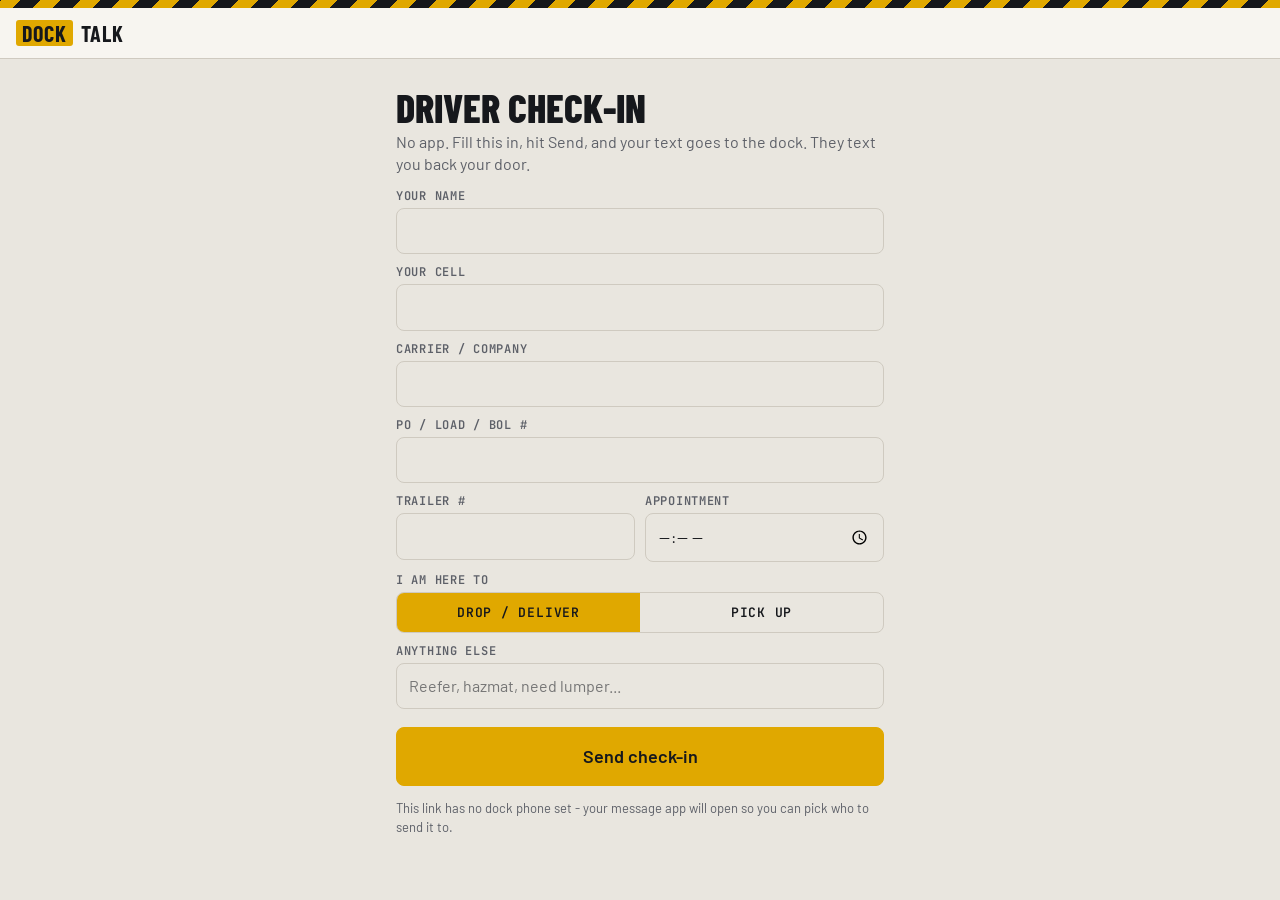
<file: web/checkin.html>
<!doctype html>
<html lang="en">
<head>
<meta charset="utf-8">
<meta name="viewport" content="width=device-width, initial-scale=1, viewport-fit=cover">
<meta name="theme-color" content="#16181c">
<link rel="manifest" href="manifest.webmanifest">
<link rel="icon" href="icon.svg" type="image/svg+xml">
<link rel="preconnect" href="https://fonts.googleapis.com">
<link rel="preconnect" href="https://fonts.gstatic.com" crossorigin>
<link href="https://fonts.googleapis.com/css2?family=Barlow:wght@400;600;700&family=Barlow+Condensed:wght@700;800&family=JetBrains+Mono:wght@400;600;700&display=swap" rel="stylesheet">
<link rel="stylesheet" href="app.css">
<title>Driver Check-In</title>
<style>
  .ci { max-width: 520px; margin: 0 auto; padding: 20px 16px 48px; }
  .ci h1 { font: 800 40px/1 var(--cond); text-transform: uppercase; margin: 8px 0 4px; }
  .ci .lead { color: var(--muted); margin: 0 0 12px; }
  .ci .go { width: 100%; padding: 16px; font-size: 18px; margin-top: 18px; }
  .done-box { text-align: center; padding: 30px 10px; }
  .done-box .big { font: 800 64px/1 var(--cond); color: var(--sig); }
</style>
</head>
<body>
<div class="hazard"></div>
<header class="top"><a class="brand" href="index.html"><b>DOCK</b>TALK</a><span class="site" id="siteName"></span></header>
<main class="ci">
  <form id="f">
    <h1>Driver check-in</h1>
    <p class="lead">No app. Fill this in, hit Send, and your text goes to the dock. They text you back your door.</p>
    <label for="name">Your name</label><input id="name" name="name" required autocomplete="name">
    <label for="phone">Your cell</label><input id="phone" name="phone" type="tel" inputmode="tel" required autocomplete="tel">
    <label for="carrier">Carrier / company</label><input id="carrier" name="carrier" autocomplete="organization">
    <label for="ref">PO / Load / BOL #</label><input id="ref" name="ref" required>
    <div class="row2">
      <div><label for="trailer">Trailer #</label><input id="trailer" name="trailer"></div>
      <div><label for="appt">Appointment</label><input id="appt" name="appt" type="time"></div>
    </div>
    <label>I am here to</label>
    <div class="seg">
      <input type="radio" name="kind" id="kIn" value="inbound" checked><label for="kIn">Drop / deliver</label>
      <input type="radio" name="kind" id="kOut" value="outbound"><label for="kOut">Pick up</label>
    </div>
    <label for="notes">Anything else</label><input id="notes" name="notes" placeholder="Reefer, hazmat, need lumper...">
    <button class="btn sig go" id="go">Send check-in</button>
    <p class="hint" id="note"></p>
  </form>
  <div class="done-box" id="done" hidden>
    <div class="big">CHECKED IN</div>
    <p id="doneTime" class="mono"></p>
    <p>Stay with your truck. The dock will text your door number.</p>
    <p class="hint">Your arrival time is saved in your text thread - useful proof for detention.</p>
    <button class="btn" id="again">Check in another truck</button>
  </div>
</main>
<script src="shared.js"></script>
<script src="checkin.js"></script>
</body>
</html>
</file>
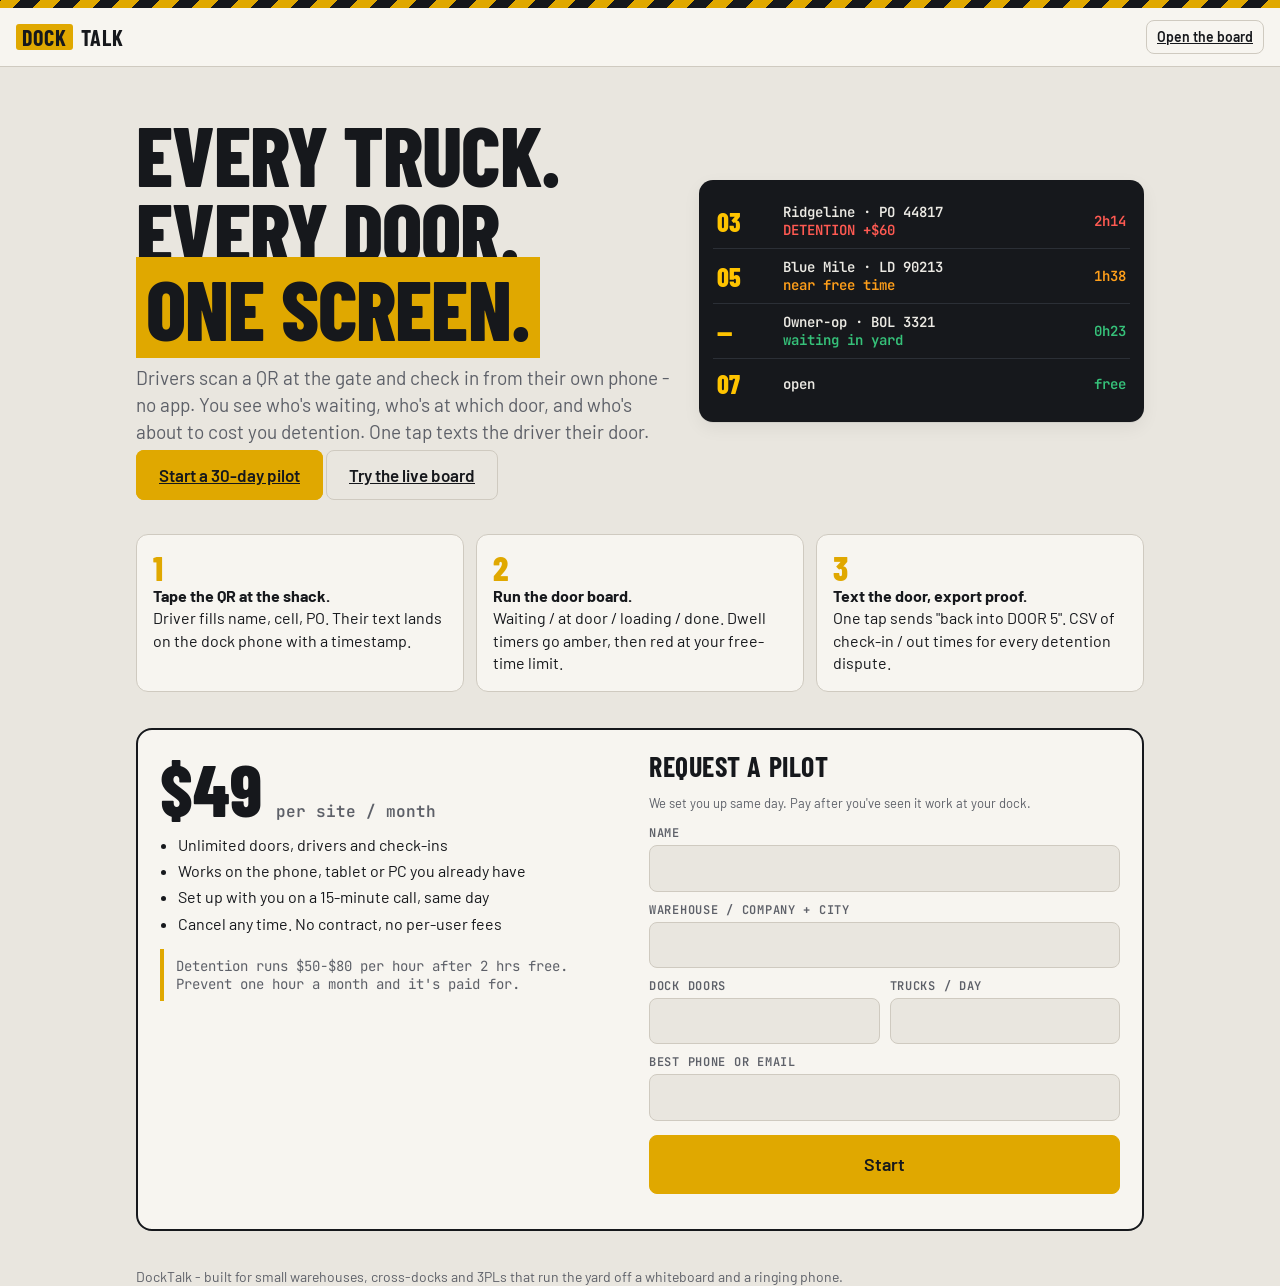
<file: web/sales.html>
<!doctype html>
<html lang="en">
<head>
<meta charset="utf-8">
<meta name="viewport" content="width=device-width, initial-scale=1, viewport-fit=cover">
<meta name="theme-color" content="#16181c">
<title>DockTalk Pricing</title>
<meta name="description" content="Stop paying detention and answering 40 driver calls a shift. QR check-in, live door board, text drivers their door. $49 per site per month.">
<link rel="icon" href="icon.svg" type="image/svg+xml">
<link rel="preconnect" href="https://fonts.googleapis.com">
<link rel="preconnect" href="https://fonts.gstatic.com" crossorigin>
<link href="https://fonts.googleapis.com/css2?family=Barlow:wght@400;600;700&family=Barlow+Condensed:wght@700;800&family=JetBrains+Mono:wght@400;600;700&display=swap" rel="stylesheet">
<link rel="stylesheet" href="app.css">
<style>
  .s { max-width: 1040px; margin: 0 auto; padding: 0 16px; }
  .hero { padding: 48px 0 28px; display: grid; gap: 28px; }
  @media (min-width: 760px) { .hero { grid-template-columns: 1.2fr 1fr; align-items: center; } }
  .hero h1 { font: 800 clamp(44px, 8vw, 84px)/.92 var(--cond); text-transform: uppercase; margin: 0; letter-spacing: -.01em; }
  .hero h1 em { font-style: normal; background: var(--sig); color: var(--sig-ink); padding: 0 .12em; }
  .hero p { font-size: 19px; color: var(--muted); max-width: 34em; }
  .board-mock { background: #16181c; color: #eceae4; border-radius: 14px; padding: 14px; font: 600 14px var(--mono); box-shadow: var(--shadow); }
  .board-mock .r { display: grid; grid-template-columns: 56px 1fr 64px; gap: 10px; padding: 9px 4px; border-bottom: 1px solid #2b2f36; align-items: center; }
  .board-mock .r:last-child { border-bottom: 0; }
  .board-mock .d { font: 800 26px var(--cond); color: #ffc400; }
  .board-mock .t { text-align: right; }
  .board-mock .red { color: #ff5a52; } .board-mock .amb { color: #ff9f1a; } .board-mock .grn { color: #36c27a; }
  .how { display: grid; gap: 12px; margin: 18px 0 36px; }
  @media (min-width: 700px) { .how { grid-template-columns: repeat(3, 1fr); } }
  .how div { background: var(--panel); border: 1px solid var(--line); border-radius: 12px; padding: 16px; }
  .how b { font: 800 34px/1 var(--cond); color: var(--sig); display: block; }
  .price { display: grid; gap: 18px; background: var(--panel); border: 2px solid var(--ink); border-radius: 16px; padding: 22px; margin-bottom: 36px; }
  @media (min-width: 760px) { .price { grid-template-columns: 1fr 1fr; } }
  .amt { font: 800 72px/1 var(--cond); } .amt small { font: 600 16px var(--mono); color: var(--muted); }
  .price ul { margin: 10px 0 0; padding-left: 18px; } .price li { margin: 4px 0; }
  .cta { width: 100%; padding: 16px; font-size: 18px; text-align: center; text-decoration: none; display: block; }
  .math { font: 14px var(--mono); color: var(--muted); border-left: 4px solid var(--sig); padding: 8px 12px; margin: 14px 0; }
  footer { padding: 30px 0 50px; color: var(--muted); font-size: 14px; }
</style>
</head>
<body>
<div class="hazard"></div>
<header class="top"><a class="brand" href="index.html"><b>DOCK</b>TALK</a><span class="sp"></span><a class="btn ghost sm" href="index.html">Open the board</a></header>
<main class="s">
  <section class="hero">
    <div>
      <h1>Every truck.<br>Every door.<br><em>One screen.</em></h1>
      <p>Drivers scan a QR at the gate and check in from their own phone - no app. You see who's waiting, who's at which door, and who's about to cost you detention. One tap texts the driver their door.</p>
      <a class="btn sig" href="#start" style="padding:14px 22px;font-size:17px">Start a 30-day pilot</a>
      <a class="btn ghost" href="index.html" style="padding:14px 22px;font-size:17px">Try the live board</a>
    </div>
    <div class="board-mock" aria-hidden="true">
      <div class="r"><span class="d">03</span><span>Ridgeline · PO 44817<br><span class="red">DETENTION +$60</span></span><span class="t red">2h14</span></div>
      <div class="r"><span class="d">05</span><span>Blue Mile · LD 90213<br><span class="amb">near free time</span></span><span class="t amb">1h38</span></div>
      <div class="r"><span class="d">--</span><span>Owner-op · BOL 3321<br><span class="grn">waiting in yard</span></span><span class="t grn">0h23</span></div>
      <div class="r"><span class="d">07</span><span>open</span><span class="t grn">free</span></div>
    </div>
  </section>

  <section class="how">
    <div><b>1</b><strong>Tape the QR at the shack.</strong><br>Driver fills name, cell, PO. Their text lands on the dock phone with a timestamp.</div>
    <div><b>2</b><strong>Run the door board.</strong><br>Waiting / at door / loading / done. Dwell timers go amber, then red at your free-time limit.</div>
    <div><b>3</b><strong>Text the door, export proof.</strong><br>One tap sends "back into DOOR 5". CSV of check-in / out times for every detention dispute.</div>
  </section>

  <section class="price" id="start">
    <div>
      <div class="amt"><span id="price">$49</span> <small id="unit">per site / month</small></div>
      <ul>
        <li>Unlimited doors, drivers and check-ins</li>
        <li>Works on the phone, tablet or PC you already have</li>
        <li>Set up with you on a 15-minute call, same day</li>
        <li>Cancel any time. No contract, no per-user fees</li>
      </ul>
      <div class="math">Detention runs $50-$80 per hour after 2 hrs free. Prevent one hour a month and it's paid for.</div>
    </div>
    <div id="ctaBox"></div>
  </section>
</main>
<footer class="s">DockTalk - built for small warehouses, cross-docks and 3PLs that run the yard off a whiteboard and a ringing phone.</footer>
<script src="config.js"></script>
<script src="sales.js"></script>
</body>
</html>
</file>
<file: web/app.css>
/* DockTalk - yard signage look: asphalt, safety yellow, stencil numerals */
:root {
  --bg: #e9e6df;          /* concrete */
  --panel: #f7f5f0;
  --ink: #16181c;
  --muted: #5d6068;
  --line: #cfcac0;
  --sig: #e0a800;         /* safety yellow, darker for light bg contrast */
  --sig-ink: #16181c;
  --go: #1d8a4e;
  --warn: #c76a00;
  --stop: #c62828;
  --chip: #ddd8cd;
  --shadow: 0 1px 0 rgba(0,0,0,.06), 0 6px 18px rgba(0,0,0,.06);
  --mono: "JetBrains Mono", ui-monospace, SFMono-Regular, Menlo, monospace;
  --cond: "Barlow Condensed", "Arial Narrow", system-ui, sans-serif;
  --sans: "Barlow", system-ui, -apple-system, sans-serif;
  color-scheme: light;
}
@media (prefers-color-scheme: dark) {
  :root:not([data-theme="light"]) {
    --bg: #111317; --panel: #1a1d22; --ink: #eceae4; --muted: #9a9ca3; --line: #2b2f36;
    --sig: #ffc400; --sig-ink: #16181c; --go: #36c27a; --warn: #ff9f1a; --stop: #ff5a52; --chip: #262a31;
    --shadow: 0 1px 0 rgba(255,255,255,.03), 0 8px 24px rgba(0,0,0,.35); color-scheme: dark;
  }
}
:root[data-theme="dark"] {
  --bg: #111317; --panel: #1a1d22; --ink: #eceae4; --muted: #9a9ca3; --line: #2b2f36;
  --sig: #ffc400; --sig-ink: #16181c; --go: #36c27a; --warn: #ff9f1a; --stop: #ff5a52; --chip: #262a31;
  --shadow: 0 1px 0 rgba(255,255,255,.03), 0 8px 24px rgba(0,0,0,.35); color-scheme: dark;
}
* { box-sizing: border-box; }
html, body { margin: 0; }
body { background: var(--bg); color: var(--ink); font: 16px/1.4 var(--sans); -webkit-font-smoothing: antialiased; min-height: 100dvh; }
a { color: inherit; }
button, input, select, textarea { font: inherit; color: inherit; }
.hazard { height: 8px; background: repeating-linear-gradient(-45deg, var(--sig) 0 14px, var(--ink) 14px 28px); }

/* top bar */
.top { display: flex; align-items: center; gap: 12px; padding: 12px 16px; padding-top: max(12px, env(safe-area-inset-top)); border-bottom: 1px solid var(--line); background: var(--panel); position: sticky; top: 0; z-index: 5; }
.brand { font: 700 22px/1 var(--cond); letter-spacing: .04em; text-transform: uppercase; display: flex; align-items: center; gap: 8px; text-decoration: none; }
.brand b { background: var(--sig); color: var(--sig-ink); padding: 2px 6px; border-radius: 3px; }
.site { color: var(--muted); font: 500 14px var(--mono); white-space: nowrap; overflow: hidden; text-overflow: ellipsis; min-width: 0; }
.top .sp { flex: 1; }
.btn { border: 1px solid var(--line); background: var(--panel); border-radius: 8px; padding: 9px 14px; cursor: pointer; font-weight: 600; white-space: nowrap; }
.btn:hover { border-color: var(--ink); }
.btn.sig { background: var(--sig); color: var(--sig-ink); border-color: var(--sig); }
.btn.ghost { background: transparent; }
.btn.danger { color: var(--stop); }
.btn.sm { padding: 6px 10px; font-size: 14px; }
.icon-btn { width: 40px; height: 40px; padding: 0; display: inline-grid; place-items: center; }

/* stats strip */
.stats { display: grid; grid-template-columns: repeat(4, 1fr); border-bottom: 1px solid var(--line); background: var(--panel); }
.stat { padding: 10px 16px; border-right: 1px solid var(--line); }
.stat:last-child { border-right: 0; }
.stat .k { font: 600 11px var(--mono); text-transform: uppercase; letter-spacing: .08em; color: var(--muted); }
.stat .v { font: 700 28px/1.1 var(--cond); }
.stat.alert .v { color: var(--stop); }

/* layout: single pane < 700px, two panes >= 700px (iPhone Duo inner display, iPad, desktop) */
.wrap { display: grid; grid-template-columns: 1fr; min-height: calc(100dvh - 140px); }
.pane { min-width: 0; }
.list-pane { padding: 12px 16px 96px; }
.detail-pane { display: none; padding: 16px; }
body.show-detail .list-pane { display: none; }
body.show-detail .detail-pane { display: block; }
@media (min-width: 700px) {
  .wrap { grid-template-columns: minmax(300px, 42%) 1fr; }
  .list-pane { display: block !important; border-right: 1px solid var(--line); max-height: calc(100dvh - 140px); overflow: auto; }
  .detail-pane { display: block !important; max-height: calc(100dvh - 140px); overflow: auto; padding: 20px 24px 96px; }
  .back { display: none !important; }
}

/* lanes */
.lane { margin: 8px 0 18px; }
.lane h3 { font: 700 13px var(--mono); text-transform: uppercase; letter-spacing: .1em; color: var(--muted); margin: 0 0 8px; display: flex; align-items: center; gap: 8px; }
.lane h3 .n { background: var(--chip); color: var(--ink); border-radius: 99px; padding: 1px 8px; }
.lane .empty { color: var(--muted); font-size: 14px; padding: 10px 12px; border: 1px dashed var(--line); border-radius: 10px; }
.card { width: 100%; text-align: left; display: grid; grid-template-columns: 54px 1fr auto; gap: 12px; align-items: center; padding: 10px 12px; margin-bottom: 8px; background: var(--panel); border: 1px solid var(--line); border-left: 5px solid var(--line); border-radius: 10px; cursor: pointer; box-shadow: var(--shadow); }
.card:hover { border-color: var(--ink); }
.card.sel { outline: 2px solid var(--sig); outline-offset: 1px; }
.card.r-ok { border-left-color: var(--go); }
.card.r-warn { border-left-color: var(--warn); }
.card.r-stop { border-left-color: var(--stop); }
.card.done { opacity: .62; }
.door-tag { font: 700 24px/1 var(--cond); text-align: center; border-radius: 6px; padding: 8px 0; background: var(--chip); }
.door-tag.on { background: var(--sig); color: var(--sig-ink); }
.door-tag small { display: block; font: 600 9px var(--mono); letter-spacing: .1em; margin-bottom: 2px; }
.card .who { font-weight: 700; white-space: nowrap; overflow: hidden; text-overflow: ellipsis; }
.card .meta { color: var(--muted); font: 13px var(--mono); white-space: nowrap; overflow: hidden; text-overflow: ellipsis; }
.dwell { font: 700 20px/1 var(--mono); text-align: right; }
.dwell small { display: block; font: 600 10px var(--mono); color: var(--muted); text-transform: uppercase; margin-top: 3px; }
.r-warn .dwell { color: var(--warn); }
.r-stop .dwell { color: var(--stop); }

.quick { display: flex; gap: 8px; margin: 4px 0 6px; flex-wrap: wrap; }
@media (min-width: 700px) { .quick { display: none; } }
/* door grid */
.doors-head { display: flex; align-items: baseline; justify-content: space-between; gap: 8px; margin-bottom: 12px; }
h2 { font: 700 28px/1.05 var(--cond); text-transform: uppercase; letter-spacing: .02em; margin: 0; }
.doors { display: grid; grid-template-columns: repeat(auto-fill, minmax(118px, 1fr)); gap: 10px; }
.door { position: relative; min-height: 118px; border-radius: 10px; border: 1px solid var(--line); background: var(--panel); padding: 10px; display: flex; flex-direction: column; justify-content: space-between; cursor: pointer; text-align: left; box-shadow: var(--shadow); }
.door .num { font: 800 40px/1 var(--cond); }
.door .num::before { content: "DOOR"; display: block; font: 600 10px var(--mono); letter-spacing: .12em; color: var(--muted); }
.door .occ { font-size: 13px; font-weight: 600; white-space: nowrap; overflow: hidden; text-overflow: ellipsis; }
.door .occ small { display: block; font: 12px var(--mono); color: var(--muted); font-weight: 400; }
.door.free { border-style: dashed; background: transparent; box-shadow: none; }
.door.free .occ { color: var(--go); }
.door.busy { border-top: 6px solid var(--sig); }
.door.busy.r-warn { border-top-color: var(--warn); }
.door.busy.r-stop { border-top-color: var(--stop); }

/* detail */
.back { margin-bottom: 12px; }
.det-head { display: grid; grid-template-columns: auto 1fr; gap: 16px; align-items: center; margin-bottom: 14px; }
.bigdoor { width: 104px; height: 104px; border-radius: 12px; background: var(--chip); display: grid; place-items: center; text-align: center; font: 800 52px/1 var(--cond); }
.bigdoor.on { background: var(--sig); color: var(--sig-ink); }
.bigdoor small { display: block; font: 600 10px var(--mono); letter-spacing: .14em; }
.pill { display: inline-block; font: 700 11px var(--mono); text-transform: uppercase; letter-spacing: .08em; padding: 3px 8px; border-radius: 99px; background: var(--chip); }
.pill.r-warn { background: var(--warn); color: #fff; }
.pill.r-stop { background: var(--stop); color: #fff; }
.pill.r-ok { background: var(--go); color: #fff; }
.facts { display: grid; grid-template-columns: repeat(auto-fit, minmax(140px, 1fr)); gap: 1px; background: var(--line); border: 1px solid var(--line); border-radius: 10px; overflow: hidden; margin: 14px 0; }
.facts div { background: var(--panel); padding: 10px 12px; }
.facts .k { font: 600 11px var(--mono); color: var(--muted); text-transform: uppercase; letter-spacing: .08em; }
.facts .v { font-weight: 600; word-break: break-word; }
.actions { display: flex; flex-wrap: wrap; gap: 8px; margin: 12px 0; }
.timeline { list-style: none; padding: 0; margin: 16px 0; border-left: 2px solid var(--line); }
.timeline li { position: relative; padding: 0 0 12px 16px; font: 14px var(--mono); }
.timeline li::before { content: ""; position: absolute; left: -7px; top: 4px; width: 12px; height: 12px; border-radius: 50%; background: var(--panel); border: 2px solid var(--line); }
.timeline li.hit::before { background: var(--sig); border-color: var(--sig); }
.timeline li span { color: var(--muted); }
.door-pick { display: grid; grid-template-columns: repeat(auto-fill, minmax(52px, 1fr)); gap: 6px; margin: 8px 0 14px; }
.door-pick button { font: 700 20px var(--cond); padding: 10px 0; border-radius: 8px; border: 1px solid var(--line); background: var(--panel); cursor: pointer; }
.door-pick button.taken { opacity: .35; text-decoration: line-through; }
.door-pick button.mine { background: var(--sig); color: var(--sig-ink); border-color: var(--sig); }
.section-k { font: 700 12px var(--mono); text-transform: uppercase; letter-spacing: .1em; color: var(--muted); margin-top: 18px; }

/* forms + dialogs */
dialog { border: 1px solid var(--line); border-radius: 14px; background: var(--panel); color: var(--ink); padding: 0; width: min(560px, calc(100vw - 32px)); max-height: calc(100dvh - 32px); box-shadow: 0 30px 80px rgba(0,0,0,.4); }
dialog::backdrop { background: rgba(10,11,13,.55); }
dialog form, .dlg { padding: 18px; }
dialog h2 { margin-bottom: 12px; }
label { display: block; font: 600 12px var(--mono); text-transform: uppercase; letter-spacing: .06em; color: var(--muted); margin: 10px 0 4px; }
input, select, textarea { width: 100%; padding: 11px 12px; border-radius: 8px; border: 1px solid var(--line); background: var(--bg); font-size: 16px; }
input:focus, select:focus, textarea:focus { outline: 2px solid var(--sig); outline-offset: 0; border-color: var(--sig); }
.row2 { display: grid; grid-template-columns: 1fr 1fr; gap: 10px; }
.seg { display: grid; grid-template-columns: 1fr 1fr; gap: 0; border: 1px solid var(--line); border-radius: 8px; overflow: hidden; }
.seg input { display: none; }
.seg label { margin: 0; text-align: center; padding: 11px; cursor: pointer; color: var(--ink); font-size: 13px; }
.seg input:checked + label { background: var(--sig); color: var(--sig-ink); }
.dlg-foot { display: flex; gap: 8px; justify-content: flex-end; margin-top: 16px; flex-wrap: wrap; }
.hint { font-size: 13px; color: var(--muted); }
.qr { display: grid; place-items: center; background: #fff; border-radius: 10px; padding: 14px; margin: 10px 0; }
.qr img, .qr svg { width: 220px; height: 220px; image-rendering: pixelated; }
.mono { font-family: var(--mono); font-size: 13px; word-break: break-all; }
.fab { position: fixed; right: 16px; bottom: max(16px, env(safe-area-inset-bottom)); z-index: 6; box-shadow: 0 10px 30px rgba(0,0,0,.25); padding: 14px 20px; border-radius: 99px; font-size: 16px; }
@media (min-width: 700px) { .fab { display: none; } }
.toast { position: fixed; left: 50%; bottom: 24px; transform: translateX(-50%); background: var(--ink); color: var(--bg); padding: 10px 16px; border-radius: 99px; font-weight: 600; z-index: 20; opacity: 0; transition: opacity .2s; pointer-events: none; }
.toast.on { opacity: 1; }
@media (max-width: 520px) {
  .stats { grid-template-columns: repeat(2, 1fr); }
  .stat:nth-child(2) { border-right: 0; }
  .stat:nth-child(-n+2) { border-bottom: 1px solid var(--line); }
  .top .hide-sm { display: none; }
  .row2 { grid-template-columns: 1fr; }
}
@media print { .top, .stats, .fab, .list-pane, .btn { display: none !important; } }
</file>
